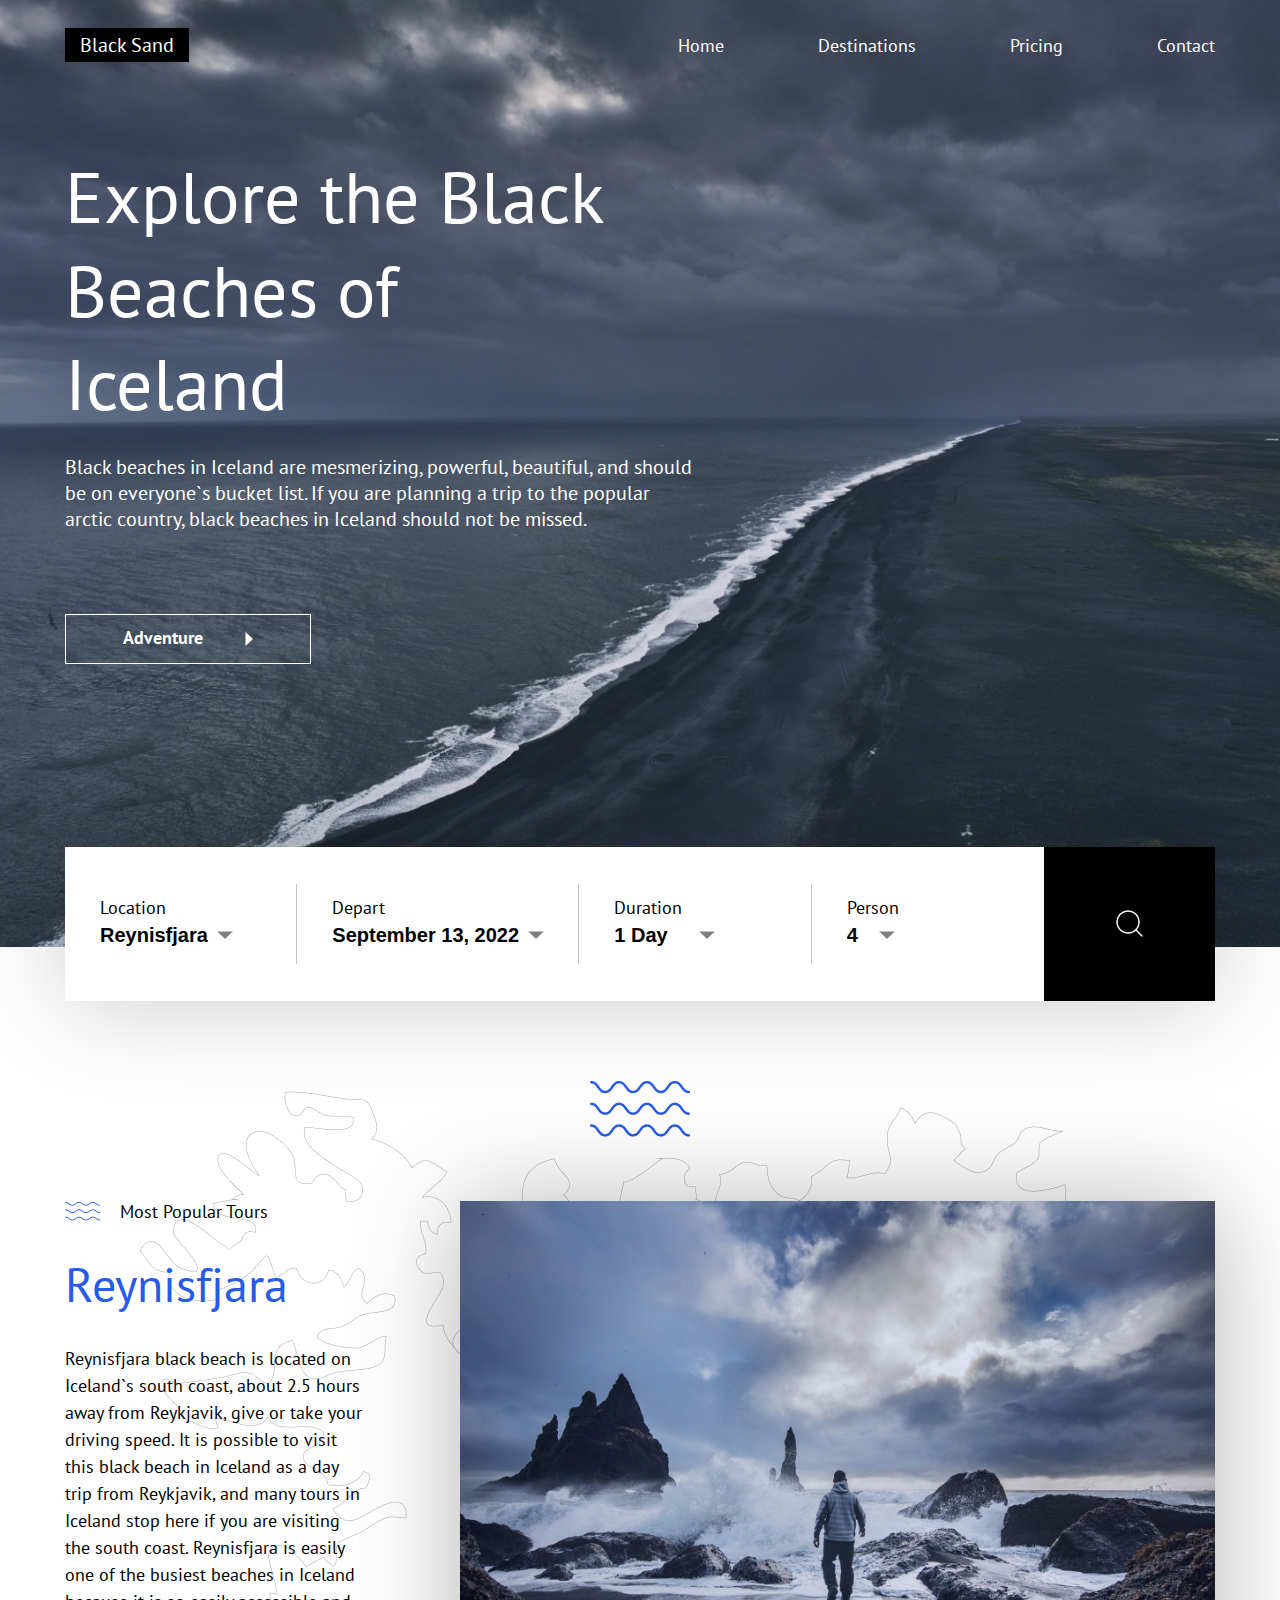
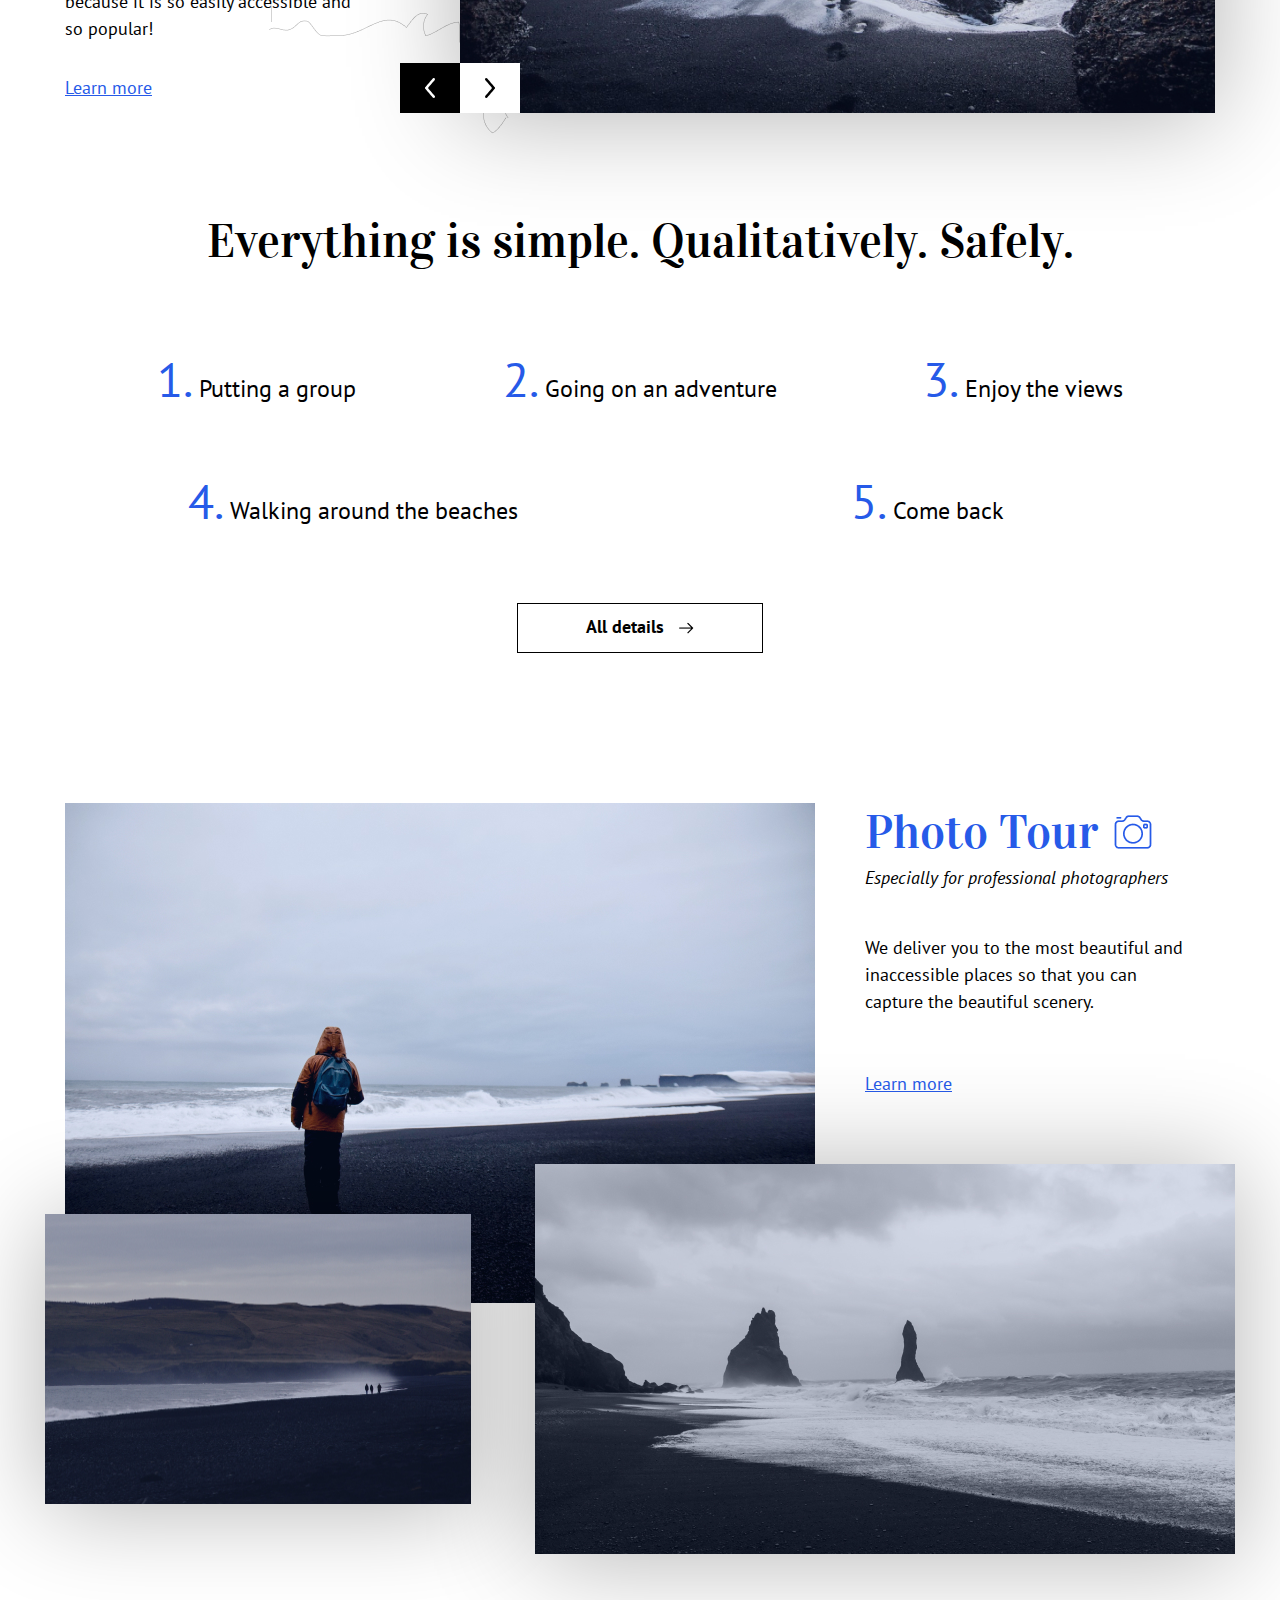
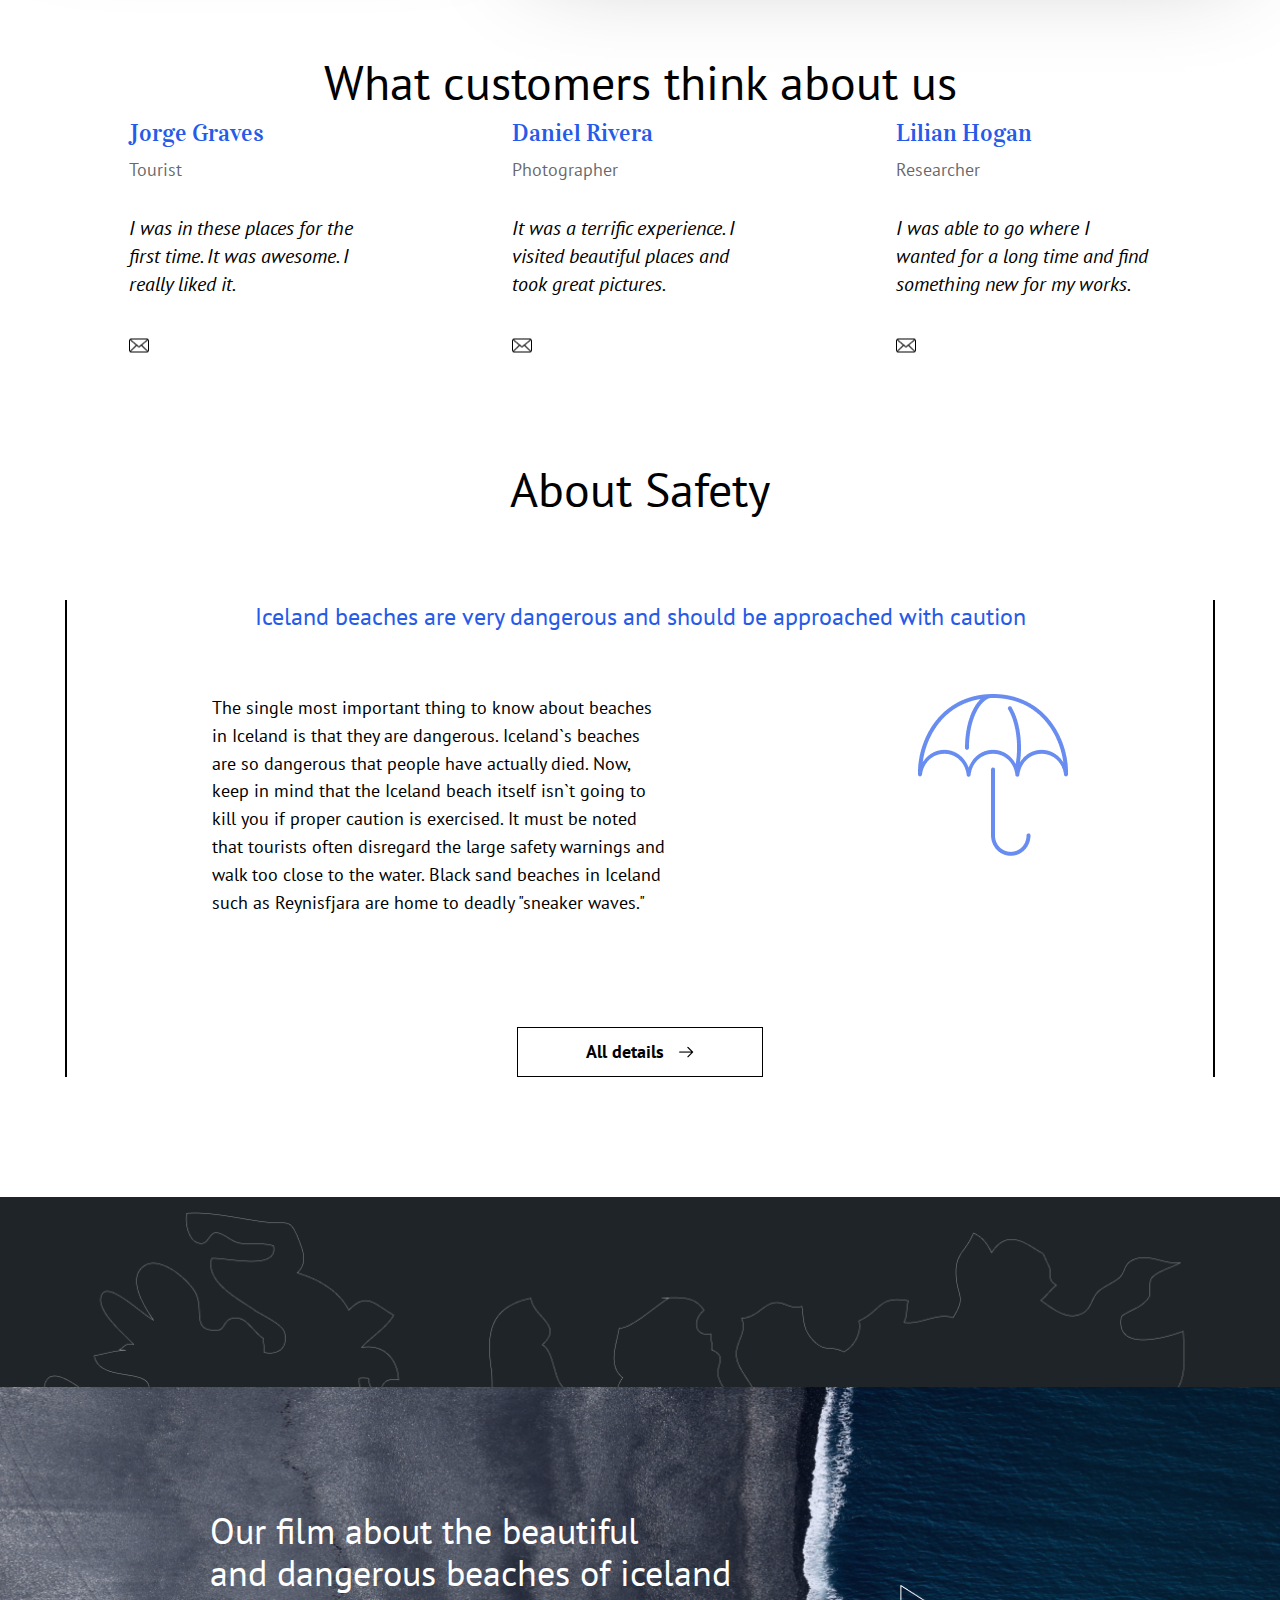
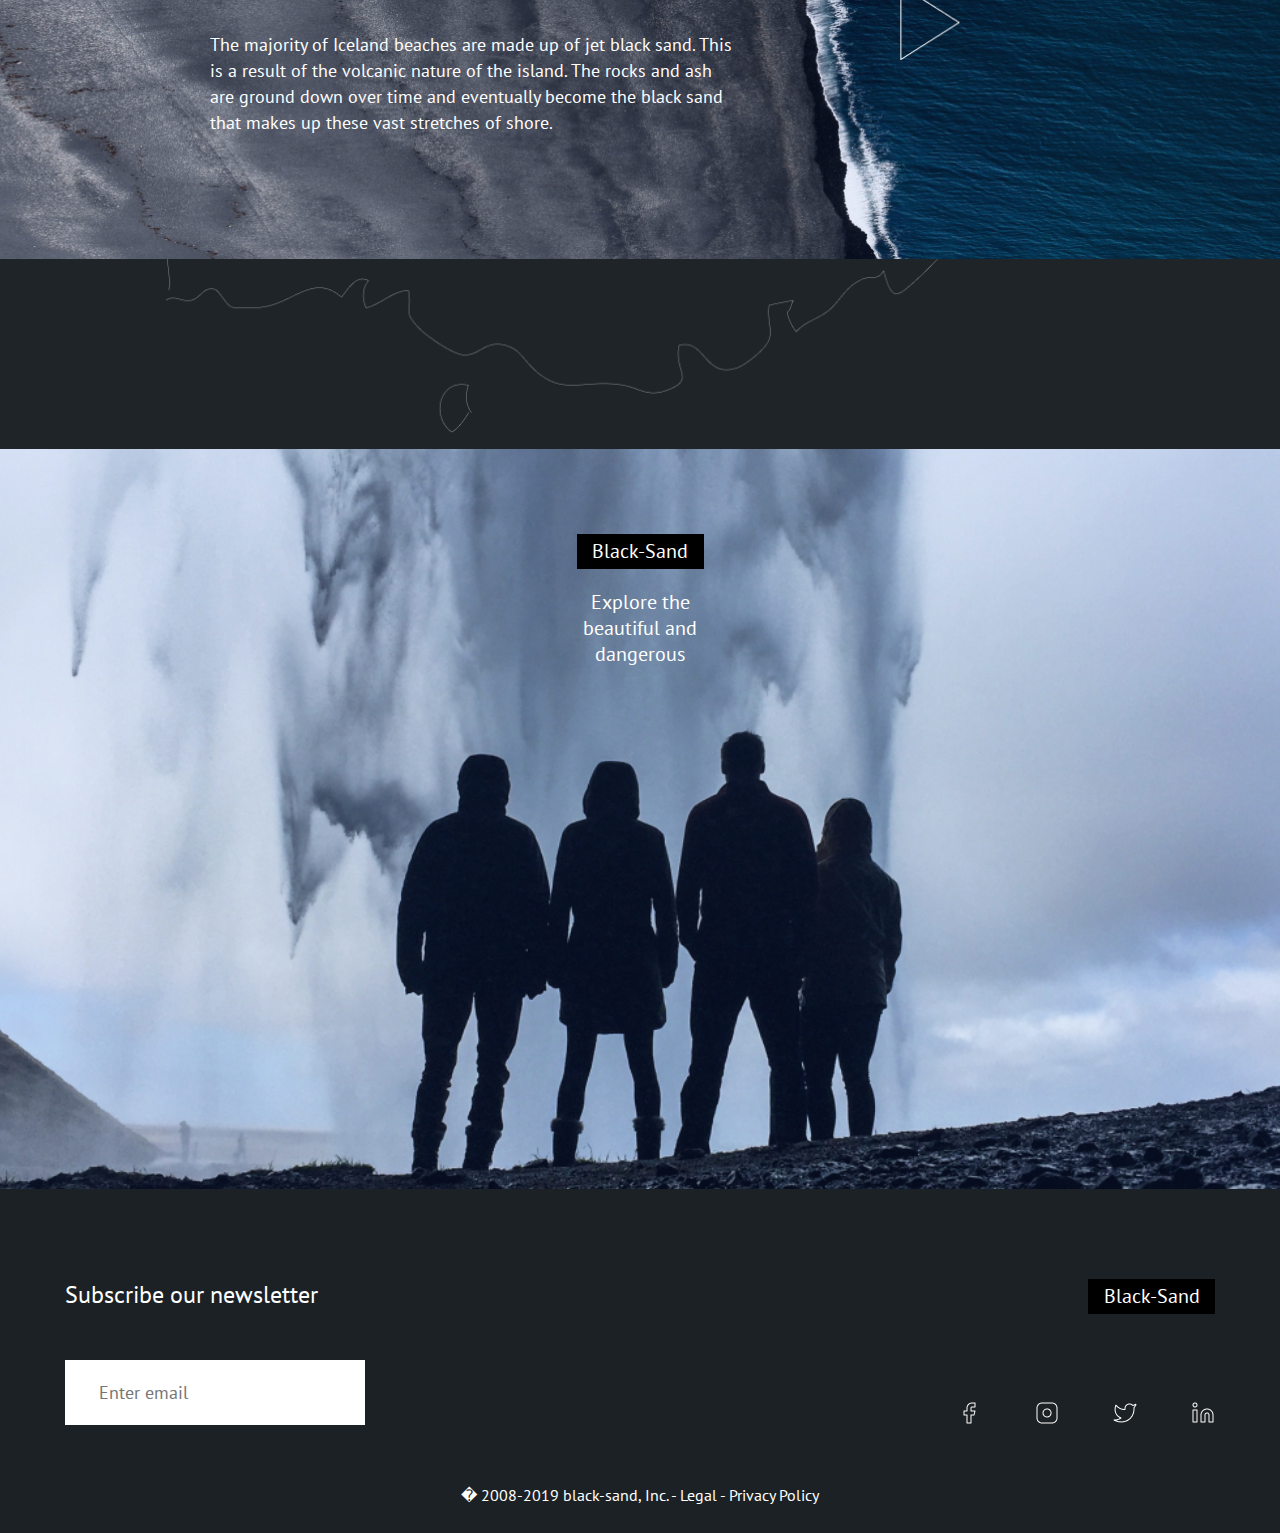
<file: Black Sand/index.html>
<!DOCTYPE html>
<html lang="en">
<head>
    <meta charset="UTF-8">
    <meta http-equiv="X-UA-Compatible" content="IE=edge">
    <meta name="viewport" content="width=device-width, initial-scale=1.0">
    <link rel="stylesheet" href="css/style.css">
    <title>Black Sand</title>
</head>
<body>
    <div class="wraper">
        <header class="header">
            <div class="header__container container">
                <nav class="header__menu menu">
                    <div class="menu__label">Black Sand</div>
                    <div class="header__burger burger" id="burger">
                        <div class="burger__item"></div>
                        <div class="burger__item"></div>
                        <div class="burger__item"></div>
                        <div class="burger__item"></div>
                    </div>
                    <ul class="menu__list">
                        <li class="menu__link"><a href="">Home</a></li>
                        <li class="menu__link"><a href="">Destinations</a></li>
                        <li class="menu__link"><a href="">Pricing</a></li>
                        <li class="menu__link"><a href="">Contact</a></li>
                    </ul>
                </nav>
            </div>
        </header>
        <section class="sand">
            <div class="sand__container container">
                <h1 class="sand__title">Explore the Black Beaches of Iceland</h1>
                <p class="sand__text">Black beaches in Iceland are mesmerizing, powerful, beautiful, and should be on
                    everyone`s bucket list. If you are planning a trip to the popular arctic country, black beaches in
                    Iceland should not be missed.</p>
                <a href="" class="sand__button"><span>adventure</span></a>
            </div>
            <div class="sand__image _ibg">
                <img src="img/sand/bg.jpg" alt="bg.jpg">
            </div>
        </section>
        <section class="search">
            <div class="search__container container">
                <form action="#" name="form" method="post" class="search__form form">
                    <div class="form__items">
                        <div class="form__item">
                            <div class="form__content">
                                <h4 class="form__category">Location</h4>
                                <select name="location" class="form__option">
                                    <option value="location_1">Reynisfjara </option>
                                    <option value="location_2">location_1</option>
                                    <option value="location_3">location_2</option>
                                    <option value="location_4">location_3</option>
                                </select>
                            </div>
                        </div>
                        <div class="form__item">
                            <div class="form__content">
                                <h4 class="form__category">Depart</h4>
                                <select name="Duration" class="form__option">
                                    <option value="location_1">March 8, 2022</option>
                                    <option value="location_3">April 5, 2022</option>
                                    <option value="location_2" selected>September 13, 2022</option>
                                    <option value="location_4">December 16, 2022</option>
                                </select>
                            </div>
                        </div>
                        <div class="form__item">
                            <div class="form__content">
                                <h4 class="form__category">Duration</h4>
                                <select name="Depart" class="form__option">
                                    <option value="location_3" selected>1 Day</option>
                                    <option value="location_1">3 Days</option>
                                    <option value="location_2">7 Days</option>
                                    <option value="location_4">14 Days</option>
                                </select>
                            </div>
                        </div>
                        <div class="form__item">
                            <div class="form__content">
                                <h4 class="form__category">Person</h4>
                                <select name="Person" class="form__option">
                                    <option value="location_3">1</option>
                                    <option value="location_1" selected>4</option>
                                    <option value="location_2">8</option>
                                    <option value="location_4">12</option>
                                </select>
                            </div>
                        </div>
                    </div>
                    <button class="form__button">
                        <img src="img/search/search.png" alt="">
                    </button>
                </form>
            </div>
        </section>
        <section class="tours">
            <div class="tours__container container">
                <div class="tours__content">
                    <div class="tours__title"><span>most popular tours</span></div>
                    <h2 class="tours__tourname">Reynisfjara</h2>
                    <div class="tours__description">Reynisfjara black beach is located on Iceland`s south coast, about
                        2.5 hours away from Reykjavik, give or take your driving speed. It is possible to visit this
                        black beach in Iceland as a day trip from Reykjavik, and many tours in Iceland stop here if you
                        are visiting the south coast. Reynisfjara is easily one of the busiest beaches in Iceland
                        because it is so easily accessible and so popular!</div>
                    <a href="" class="tours__link link">Learn more</a>
                </div>
                <div class="tours__gallery gallery">
                    <div class="gallery__image">
                        <img src="img/tours/photo.jpg" alt="">
                    </div>
                    <div class="gallery__buttons buttons">
                        <div class="buttons__previous">
                            <img src="img/tours/vector-left.png" alt="">
                        </div>
                        <div class="buttons__next">
                            <img src="img/tours/vector-right.png" alt="">
                        </div>
                    </div>
                </div>
            </div>
        </section>
        <section class="steps">
            <div class="steps__container container">
                <h2 class="steps__title title">Everything is simple. Qualitatively. Safely.</h2>
                <div class="steps__body">
                    <div class="steps__item">1. Putting a group</div>
                    <div class="steps__item">2. Going on an adventure</div>
                    <div class="steps__item">3. Enjoy the views</div>
                    <div class="steps__item">4. Walking around the beaches</div>
                    <div class="steps__item">5. Come back</div>
                </div>
                <a href="" class="steps__button button"><span>All details</span></a>
            </div>
        </section>
        <section class="photos">
            <div class="photos__container container">
                <div class="photos__body">
                    <div class="photos__main-photo">
                        <img src="img/photos/main.jpg" alt="main.jpg">
                    </div>
                    <div class="photos__content">
                        <h2 class="photos__title"><span>photo tour</span></h2>
                        <p class="photos__subtitle">Especially for professional photographers</p>
                        <p class="photos__text">We deliver you to the most beautiful and inaccessible places so that
                            you
                            can capture the beautiful scenery.</p>
                        <a href="" class="photos__link link">Learn more</a>
                    </div>
                </div>
                <div class="photos__pictures">
                    <div class="photos__picture-small">
                        <img src="img/photos/small.jpg" alt="">
                    </div>
                    <div class="photos__picture-medium">
                        <img src="img/photos/medium.jpg" alt="">
                    </div>
                </div>
            </div>
        </section>
        <section class="reviews">
            <div class="reviews__container container">
                <h2 class="reviews__title title">What customers think about us</h2>
                <div class="reviews__body">
                    <div class="reviews__column">
                        <div class="reviews__item">
                            <p class="reviews__name">Jorge Graves</p>
                            <p class="reviews__profession">Tourist</p>
                            <p class="reviews__text">I was in these places
                                for the first time. It was awesome. I really liked it.</p>
                        </div>
                    </div>
                    <div class="reviews__column">
                        <div class="reviews__item">
                            <p class="reviews__name">Daniel Rivera</p>
                            <p class="reviews__profession">Photographer</p>
                            <p class="reviews__text">It was a terrific experience.
                                I visited beautiful places and took great pictures.</p>
                        </div>
                    </div>
                    <div class="reviews__column">
                        <div class="reviews__item">
                            <p class="reviews__name">Lilian Hogan</p>
                            <p class="reviews__profession">Researcher</p>
                            <p class="reviews__text">I was able to go where I wanted for a long time and find something
                                new for my works.</p>
                        </div>
                    </div>
                </div>
            </div>
        </section>
        <section class="safety">
            <div class="safety__container container">
                <h2 class="safety__title title">About Safety</h2>
                <div class="safety__body">
                    <div class="safety__subtitle">Iceland beaches are very dangerous and should be approached with
                        caution</div>
                    <div class="safety__content">
                        <div class="safety__description">The single most important thing to know about beaches in
                            Iceland is
                            that they are dangerous. Iceland`s beaches are so dangerous that people have actually died.
                            Now,
                            keep in mind that the Iceland beach itself isn`t going to kill you if proper caution is
                            exercised. It must be noted that tourists often disregard the large safety warnings and walk
                            too
                            close to the water. Black sand beaches in Iceland such as Reynisfjara are home to deadly
                            "sneaker waves."
                        </div>
                        <div class="safety__icon">
                            <img src="img/safety/umbrella.png" alt="">
                        </div>
                    </div>
                    <a href="" class="steps__button button"><span>All details</span></a>
                </div>
            </div>
        </section>
        <section class="film">
            <div class="film__body">
                <div class="film__container container">
                    <div class="film__wraper">
                        <div class="film__content">
                            <h2 class="film__title">Our film about the beautiful<br>
                                and dangerous beaches of iceland</h2>
                            <div class="film__text">The majority of Iceland beaches are made up of jet black sand. This
                                is a
                                result of the volcanic nature of the island. The rocks and ash are ground down over time
                                and
                                eventually become the black sand that makes up these vast stretches of shore.</div>
                        </div>
                        <div class="film__icon">
                            <img src="img/film/icon-play.png" alt="icon-play">
                        </div>
                    </div>
                </div>
            </div>
        </section>
        <div class="banner">
            <div class="banner__container container">
                <div class="banner__logo">Black-Sand</div>
                <p class="banner__text">Explore the beautiful and dangerous</p>
            </div>
        </div>
        <footer class="footer">
            <div class="footer__container container">
                <div class="footer__body">
                    <form action="#" name="form" method="post" class="footer__form">
                        <h4 class="footer__title">Subscribe our newsletter</h4>
                        <input type="email" placeholder="Enter email" class="footer__email">
                    </form>
                    <div class="footer__media">
                        <div class="footer__logo logo">Black-Sand</div>
                        <div class="footer__links">
                            <a href="" class="footer__link">
                                <img src="img/footer/facebook.png" alt="facebook.png">
                            </a>
                            <a href="" class="footer__link">
                                <img src="img/footer/instagram.png" alt="instagram.png">
                            </a>
                            <a href="" class="footer__link">
                                <img src="img/footer/twitter.png" alt="twitter.png">
                            </a>
                            <a href="" class="footer__link">
                                <img src="img/footer/linkedin.png" alt="linkedin.png">
                            </a>
                        </div>
                    </div>
                </div>
                <div class="footer__copyright">� 2008-2019 black-sand, Inc. - Legal - Privacy Policy</div>
            </div>
        </footer>
    </div>
    <script src="js/script.js"></script>
</body>
</html>
</file>
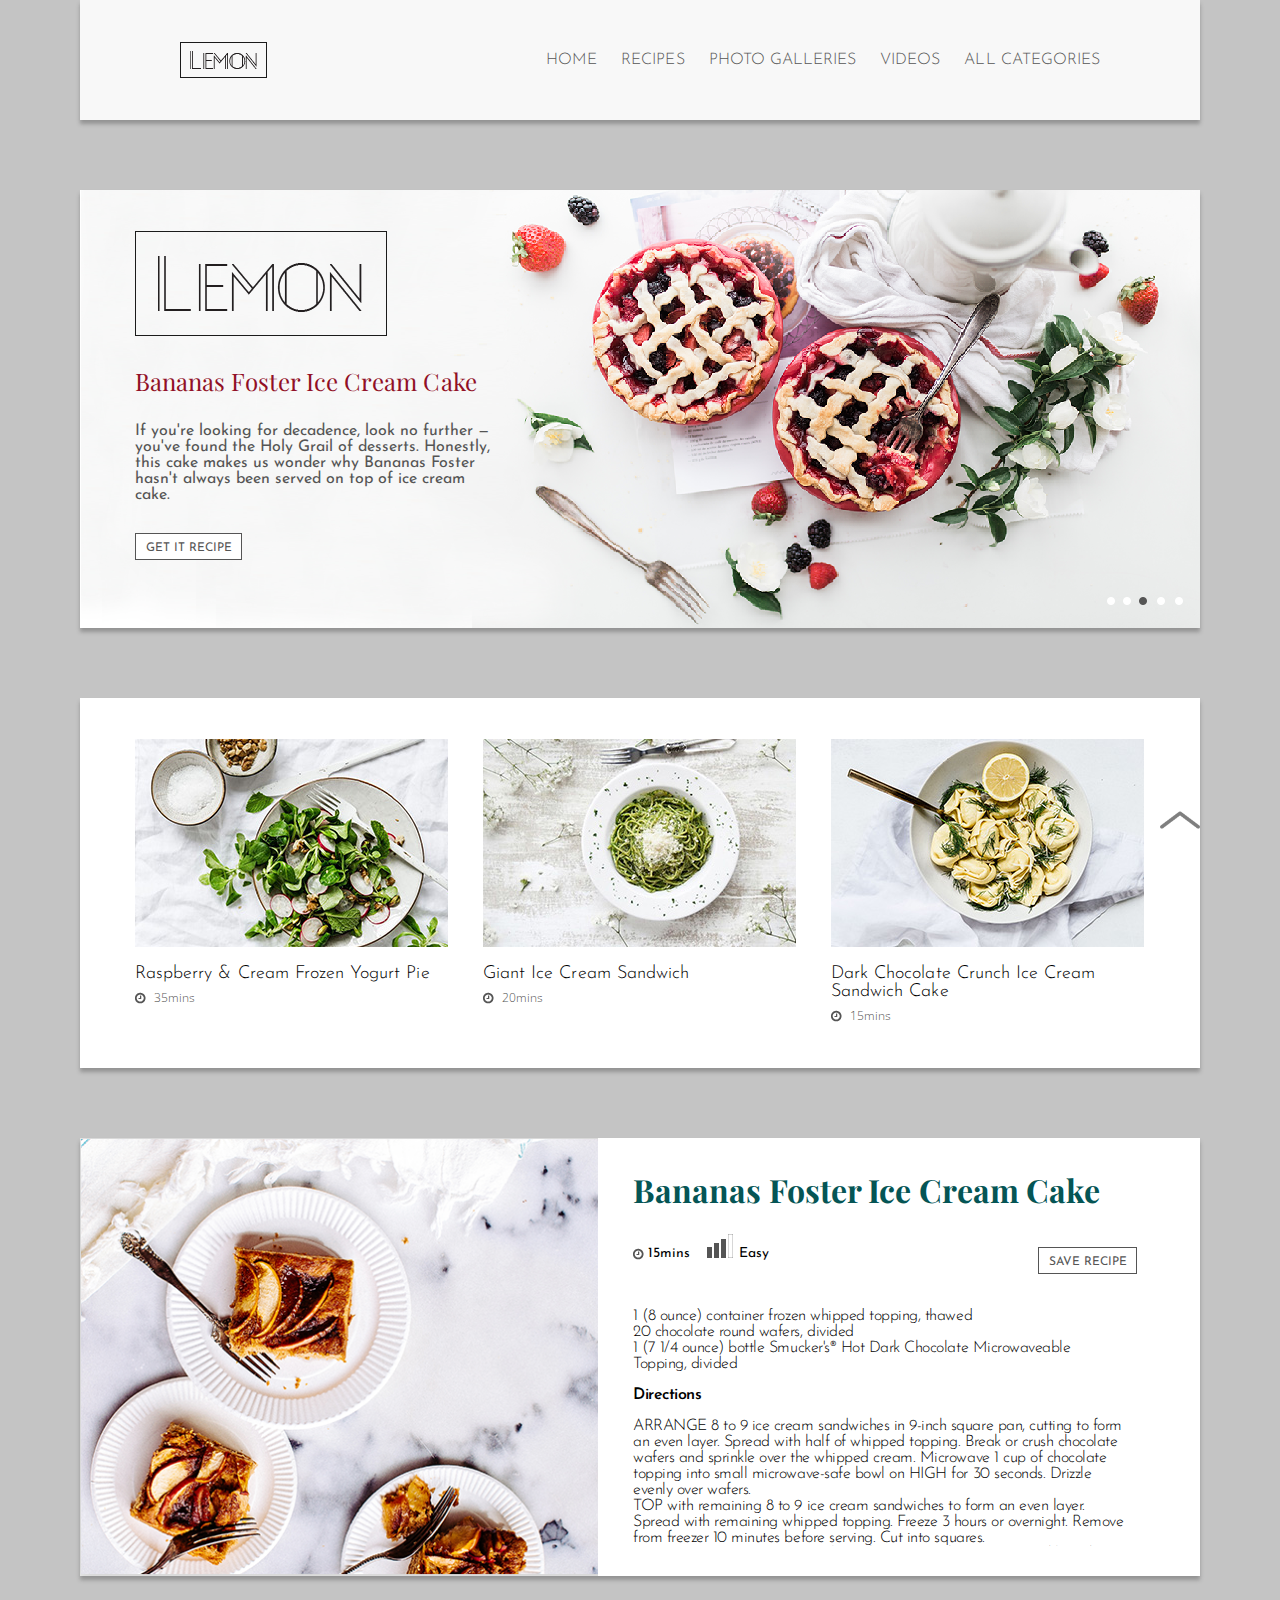
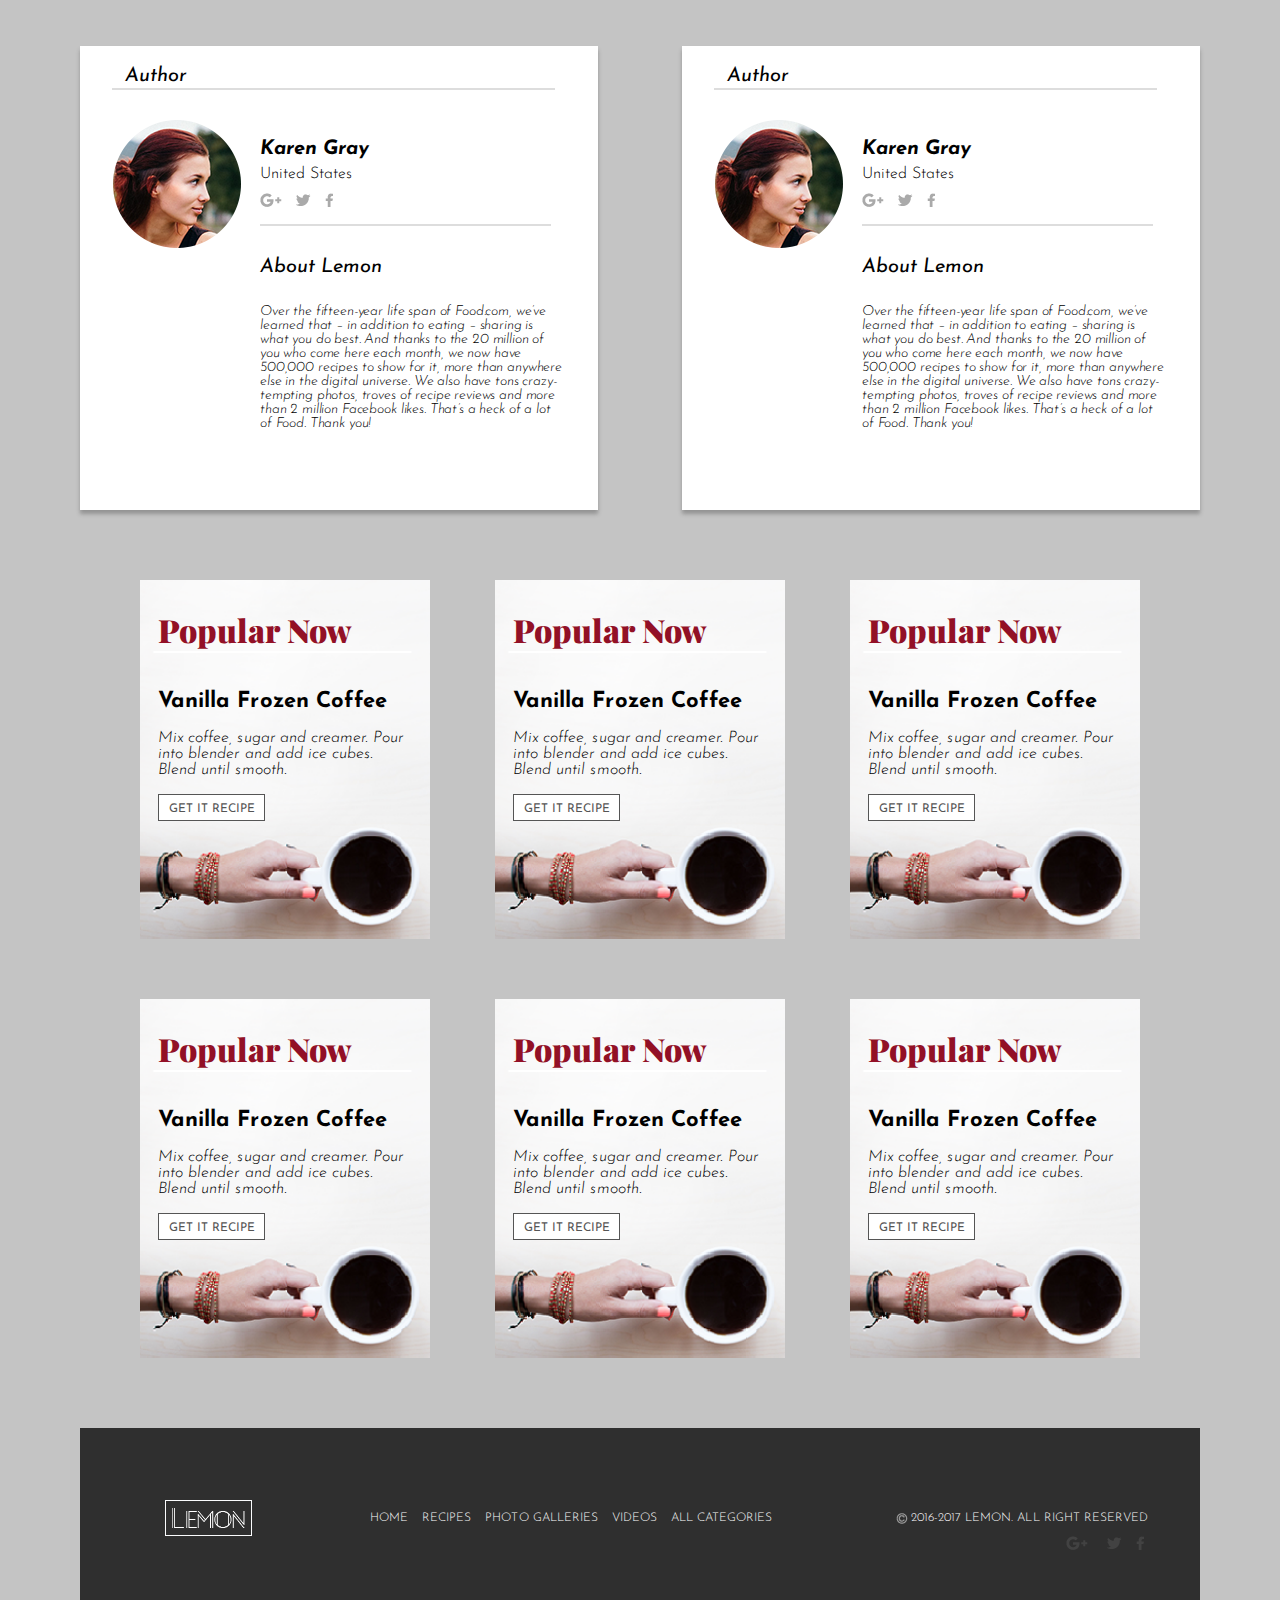
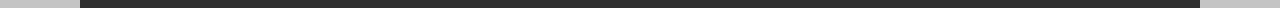
<file: lemon/index.html>
<!DOCTYPE html>
<html lang="en">
<head>
    <meta http-equiv="Content-Type" content="text/html; charset=UTF-8">
    <link rel="preconnect" href="https://fonts.googleapis.com">
    <link rel="preconnect" href="https://fonts.gstatic.com" crossorigin>
    <link
        href="https://fonts.googleapis.com/css2?family=Josefin+Sans:ital,wght@0,300;0,400;0,600;0,700;1,300;1,400&family=Open+Sans:wght@300;400&family=Playfair+Display:wght@400;900&display=swap"
        rel="stylesheet">
    <link rel="stylesheet" href="css/normalize.css">
    <link rel="stylesheet" href="css/style.css">
    <title>Lemon Project</title>
</head>
<body>
    <div class="wrapper">
        <header class="header" id="header">
            <div class="header__logo">
                <a href="#">
                    <img src="./img/header/logo.png" alt="Logo" />
                </a>
            </div>
            <nav class="header__menu">
                <ul class="header__menu-list">
                    <li><a href="">HOME</a></li>
                    <li><a href="">Recipes</a>
                        <ul class="header__menu-recipes">
                            <li><a href="">Dolly's Cake</a></li>
                            <li><a href="">Tea Cake</a></li>
                            <li><a href="">Angel Cake</a></li>
                        </ul>
                    </li>
                    <li><a href="">Photo Galleries</a></li>
                    <li><a href="">Videos</a></li>
                    <li><a href="">All Categories</a></li>
                </ul>
            </nav>
            <div class="clr"></div>
        </header>
        <div class="content__page">
            <div class="page__logo">
                <img src="./img/page/bigLogo.png" alt="Logo" />
            </div>
            <div class="page__content">
                <h2 class="page__title">Bananas Foster Ice Cream Cake</h2>
                <p class="page__article">
                    If you're looking for decadence, look no further — you've found the Holy Grail of desserts.
                    Honestly,
                    this cake makes us wonder why Bananas Foster hasn't always been served on top of ice cream cake.
                </p>
            </div>
            <a href="" class="page__button get-button">GET IT RECIPE</a>
        </div>
        <div class="content__recipes">
            <div class="recipes__block">
                <div class="recipes__image">
                    <img src="./img/recipes/recipe1.jpg" alt="Recipe" />
                </div>
                <h3 class="recipes__title">Raspberry & Cream Frozen Yogurt Pie</h3>
                <div class="recipes__time-block">
                    <img src="./img/recipes/clock-icon.png" alt="Clock Icon" />
                    <span>35mins</span>
                </div>
            </div>
            <div class="recipes__block">
                <div class="recipes__image">
                    <img src="./img/recipes/recipe2.jpg" alt="Recipe" />
                </div>
                <h3 class="recipes__title">Giant Ice Cream Sandwich</h3>
                <div class="recipes__time-block">
                    <img src="./img/recipes/clock-icon.png" alt="Clock Icon" />
                    <span>20mins</span>
                </div>
            </div>
            <div class="recipes__block">
                <div class="recipes__image">
                    <img src="./img/recipes/recipe3.jpg" alt="Recipe" />
                </div>
                <h3 class="recipes__title">Dark Chocolate Crunch Ice Cream Sandwich Cake</h3>
                <div class="recipes__time-block">
                    <img src="./img/recipes/clock-icon.png" alt="Clock Icon" />
                    <span>15mins</span>
                </div>
            </div>
            <div class="clr"></div>
        </div>
        <div class="content__recipe">
            <div class="recipe__image">
                <img src="./img/recipe-photo.png" alt="Recipe-photo" />
            </div>
            <div class="recipe__block">
                <h2 class="recipe__title">Bananas Foster Ice Cream Cake</h2>
                <div class="recipe__info">
                    <div class="recipe__complication">
                        <span>15mins</span>
                        <span>Easy</span>
                    </div>
                    <div class="recipe__save">
                        <a href="" class="get-button">SAVE RECIPE</a>
                    </div>
                    <div class="clr"></div>
                </div>
                <div class="recipe__description">
                    <p class="recipe__text">
                        1 (8 ounce) container frozen whipped topping, thawed<br />
                        20 chocolate round wafers, divided<br />
                        1 (7 1/4 ounce) bottle Smucker's® Hot Dark Chocolate Microwaveable<br />
                        Topping, divided
                    </p>
                    <h3 class="recipe__direction">Directions</h3>
                    <p class="recipe__text">
                        ARRANGE 8 to 9 ice cream sandwiches in 9-inch square pan, cutting to
                        form an even layer. Spread with half of whipped topping. Break or crush
                        chocolate wafers and sprinkle over the whipped cream. Microwave 1 cup of
                        chocolate topping into small microwave-safe bowl on HIGH for 30 seconds.
                        Drizzle evenly over wafers.
                    </p>
                    <p class="recipe__text">
                        TOP with remaining 8 to 9 ice cream sandwiches to form an even layer.
                        Spread with remaining whipped topping. Freeze 3 hours or overnight. Remove
                        from freezer 10 minutes before serving. Cut into squares.
                    </p>
                    <p class="recipe__text">
                        HEAT remaining
                        topping. Drizzle each serving with topping. Sprinkle with decorator sprinkles.
                        Nutritional information (amount per servings): Total Calories: 640. Sodium
                        440mg. Fat: 32g. Carbohydrates: 82g. Cholesterol: 40mg. Protein: 11g. Fiber: 1g.
                    </p>
                </div>
            </div>
            <div class="clr"></div>
        </div>
        <div class="content__author">
            <div class="author__block">
                <h4 class="author__title title">Author</h4>
                <div class="author__image">
                    <img src="./img/author.png" alt="Author-image" />
                </div>
                <div class="author__info">
                    <h3 class="author__name title">Karen Gray</h3>
                    <p class="author__location">United States </p>
                    <div class="author__links">
                        <a href="#" class="author__link">
                            <img src="./img/google-icon.png" alt="google-icon" />
                        </a>
                        <a href="#" class="author__link">
                            <img src="./img/twitter-icon.png" alt="twitter-icon" />
                        </a>
                        <a href="#" class="author__link">
                            <img src="./img/fb-icon.png" alt="fb-icon" />
                        </a>
                    </div>
                    <h4 class="author__about title">About Lemon</h4>
                    <p class="author__text">
                        Over the fifteen-year life span of Food.com, we’ve
                        learned that – in addition to eating – sharing is
                        what you do best. And thanks to the 20 million of
                        you who come here each month, we now have
                        500,000 recipes to show for it, more than anywhere
                        else in the digital universe. We also have tons
                        crazy-tempting photos, troves of recipe reviews and
                        more than 2 million Facebook likes. That’s a heck of
                        a lot of Food. Thank you!
                    </p>
                </div>
            </div>
            <div class="author__block">
                <h4 class="author__title title">Author</h4>
                <div class="author__image">
                    <img src="./img/author.png" alt="Author-image" />
                </div>
                <div class="author__info">
                    <h3 class="author__name title">Karen Gray</h3>
                    <p class="author__location">United States </p>
                    <div class="author__links">
                        <a href="#" class="author__link">
                            <img src="./img/google-icon.png" alt="google-icon" />
                        </a>
                        <a href="#" class="author__link">
                            <img src="./img/twitter-icon.png" alt="twitter-icon" />
                        </a>
                        <a href="#" class="author__link">
                            <img src="./img/fb-icon.png" alt="fb-icon" />
                        </a>
                    </div>
                    <h4 class="author__about title">About Lemon</h4>
                    <p class="author__text">
                        Over the fifteen-year life span of Food.com, we’ve
                        learned that – in addition to eating – sharing is
                        what you do best. And thanks to the 20 million of
                        you who come here each month, we now have
                        500,000 recipes to show for it, more than anywhere
                        else in the digital universe. We also have tons
                        crazy-tempting photos, troves of recipe reviews and
                        more than 2 million Facebook likes. That’s a heck of
                        a lot of Food. Thank you!
                    </p>
                </div>
            </div>
            <div class="clr"></div>
        </div>
        <div class="content__coffee">
            <div class="coffee__block">
                <h2 class="coffee__title">Popular Now</h2>
                <h3 class="coffee__subtitle">Vanilla Frozen Coffee</h3>
                <p class="coffee__description">
                    Mix coffee, sugar and creamer.
                    Pour into blender and add ice cubes.
                    Blend until smooth.
                </p>
                <a href="" class="get-button">GET IT RECIPE</a>
            </div>
            <div class="coffee__block">
                <h2 class="coffee__title">Popular Now</h2>
                <h3 class="coffee__subtitle">Vanilla Frozen Coffee</h3>
                <p class="coffee__description">
                    Mix coffee, sugar and creamer.
                    Pour into blender and add ice cubes.
                    Blend until smooth.
                </p>
                <a href="" class="get-button">GET IT RECIPE</a>
            </div>
            <div class="coffee__block">
                <h2 class="coffee__title">Popular Now</h2>
                <h3 class="coffee__subtitle">Vanilla Frozen Coffee</h3>
                <p class="coffee__description">
                    Mix coffee, sugar and creamer.
                    Pour into blender and add ice cubes.
                    Blend until smooth.
                </p>
                <a href="" class="get-button">GET IT RECIPE</a>
            </div>
            <div class="coffee__block">
                <h2 class="coffee__title">Popular Now</h2>
                <h3 class="coffee__subtitle">Vanilla Frozen Coffee</h3>
                <p class="coffee__description">
                    Mix coffee, sugar and creamer.
                    Pour into blender and add ice cubes.
                    Blend until smooth.
                </p>
                <a href="" class="get-button">GET IT RECIPE</a>
            </div>
            <div class="coffee__block">
                <h2 class="coffee__title">Popular Now</h2>
                <h3 class="coffee__subtitle">Vanilla Frozen Coffee</h3>
                <p class="coffee__description">
                    Mix coffee, sugar and creamer.
                    Pour into blender and add ice cubes.
                    Blend until smooth.
                </p>
                <a href="" class="get-button">GET IT RECIPE</a>
            </div>
            <div class="coffee__block">
                <h2 class="coffee__title">Popular Now</h2>
                <h3 class="coffee__subtitle">Vanilla Frozen Coffee</h3>
                <p class="coffee__description">
                    Mix coffee, sugar and creamer.
                    Pour into blender and add ice cubes.
                    Blend until smooth.
                </p>
                <a href="" class="get-button">GET IT RECIPE</a>
            </div>
            <div class="clr"></div>
        </div>
        <footer class="footer">
            <div class="footer__logo">
                <a href="#">
                    <img src="./img/logo-white.png" alt="logo" />
                </a>
            </div>
            <div class="footer__menu footer-item">
                <ul class="footer__menu-list">
                    <li class="footer__menu-item"><a href="">home</a></li>
                    <li class="footer__menu-item"><a href="">recipes</a></li>
                    <li class="footer__menu-item"><a href="">photo galleries</a></li>
                    <li class="footer__menu-item"><a href="">videos</a></li>
                    <li class="footer__menu-item"><a href="">all categories</a></li>
                </ul>
            </div>
            <div class="footer__info footer-item">
                <p class="footer__info-text">2016-2017 LEMON. All right reserved</p>
                <div class="footer__info-link">
                    <a href="#" class="footer__info-item">
                        <img src="./img/google-icon.png" alt="google-icon" />
                    </a>
                    <a href="#" class="footer__info-item">
                        <img src="./img/twitter-icon.png" alt="twitter-icon" />
                    </a>
                    <a href="#" class="footer__info-item">
                        <img src="./img/fb-icon.png" alt="fb-icon" />
                    </a>
                </div>
            </div>
            <div class="clr"></div>
        </footer>
        <a href="#header" class="arrow"></a>
    </div>
    <script></script>
</body>
</html>
</file>
<file: Black Sand/css/style.css>
@import url('https://fonts.googleapis.com/css2?family=PT+Sans:ital,wght@400;700&display=swap');

@import url('https://fonts.googleapis.com/css2?family=Vidaloka&display=swap');


/* ---��������� ���������------------------------------------------ */

* {
  padding: 0;
  margin: 0;
  border: 0;
}

*, *:before, *:after {
  -webkit-box-sizing: border-box;
  box-sizing: border-box;
}

:focus, :active {
  outline: none;
}

a:focus, a:active {
  outline: none;
}

nav, footer, header, aside {
  display: block;
}

html, body {
  height: 100%;
  width: 100%;
  font-size: 100%;
  line-height: 1;
  /* font-size: 14px; */
  -ms-text-size-adjust: 100%;
  -moz-text-size-adjust: 100%;
  -webkit-text-size-adjust: 100%;
  font-family: "PT Sans";
  font-weight: regular;
}

input, button, textarea {
  font-family: inherit;
}

input::-ms-clear {
  display: none;
}

button {
  cursor: pointer;
}

button::-moz-focus-inner {
  padding: 0;
  border: 0;
}

a, a:visited {
  text-decoration: none;
}

a:hover {
  text-decoration: none;
}

a {
  color: inherit;
}

ul li {
  list-style: none;
}

img {
  vertical-align: top;
}

h1, h2, h3, h4, h5, h6 {
  font-size: inherit;
  font-weight: 400;
}

/* === ����������� ������ ========================================= */

/* ---BURGER------------------------------------------------------- */
.burger {
    display: inline-block;
    margin: 0px 0px 0px 0px;
  }
  
  .burger__item {
    position: relative;
    right: 0;
    margin-bottom: 4px;
    width: 42px;
    height: 4px;
    background-color: black;
    z-index: 5;
  }
  
  @media (min-width: 776px) {
    .burger__item {
      display: none;
    }
  }
  
  .x-mark {
    -webkit-transform: translate(0, 13px) rotate(45deg);
            transform: translate(0, 13px) rotate(45deg);
    -webkit-transition: 0.3s;
    transition: 0.3s;
  }
  
  .x-mark2 {
    -webkit-transition: 0.3s;
    transition: 0.3s;
    -webkit-transform: translate(0, 6px) rotate(-45deg);
            transform: translate(0, 6px) rotate(-45deg);
  }
  
  .menu__list-burger {
    position: absolute;
    right: 0;
    top: 80px;
    display: -webkit-box;
    display: -ms-flexbox;
    display: flex;
    -webkit-box-orient: vertical;
    -webkit-box-direction: normal;
        -ms-flex-direction: column;
            flex-direction: column;
    -webkit-box-align: end;
        -ms-flex-align: end;
            align-items: flex-end;
    font-size: 22px;
    line-height: calc(44 / 22 * 100%);
    letter-spacing: 0.1em;
    color: black;
    margin: 20px 20px 0 0;
  }
  
  .menu__list-burger > {
    margin: 0px 0px 0px 0px;
  }

/* ---------------------------------------------------------------- */

body {
    margin: 0;
}

.wraper {
    min-height: 100vh;
    overflow: hidden;
    box-sizing: border-box;
}

.container {
    max-width: 1150px;
    margin: 0 auto;
    padding: 0px 15px;
    box-sizing: content-box;
}

._ibg {
    position: relative;
 
}
._ibg img {
    position: absolute;
    top: 0;
    left: 0;
    width: 100%;
    height: 100%;
    object-fit: cover;
}

.title {
    font-size: 48px;
    line-height: 120.8%;
    text-align: center;
    color: #000000;
}

.logo {
    font-size: 20px;
    line-height: 26px;
    display: flex;
    justify-content: center;
    align-items: center;
   /*  width: 100%;
    max-width: 127px; */
    width: 127px;
    min-height: 35px;
    background: #000;
    margin-bottom: 20px;
}

.link {
    font-size: 18px;
    line-height: 150%;
    text-decoration-line: underline;
    color: #265AE8;
}

/* =============================================================== */

/* ---HEADER------------------------------------------------------ */
.burger {
    display: inline-block;
    margin: 0px 0px 0px 0px;
  }
  
  .burger__item {
    position: relative;
    right: 0;
    margin-bottom: 4px;
    width: 42px;
    height: 4px;
    background-color: black;
    z-index: 5;
  }
  
  @media (min-width: 776px) {
    .burger__item {
      display: none;
    }
  }
  
  .x-mark {
    -webkit-transform: translate(0, 13px) rotate(45deg);
            transform: translate(0, 13px) rotate(45deg);
    -webkit-transition: 0.3s;
    transition: 0.3s;
  }
  
  .x-mark2 {
    -webkit-transition: 0.3s;
    transition: 0.3s;
    -webkit-transform: translate(0, 6px) rotate(-45deg);
            transform: translate(0, 6px) rotate(-45deg);
  }
  
  .menu__list-burger {
    position: absolute;
    right: 0;
    top: 80px;
    display: -webkit-box;
    display: -ms-flexbox;
    display: flex;
    -webkit-box-orient: vertical;
    -webkit-box-direction: normal;
        -ms-flex-direction: column;
            flex-direction: column;
    -webkit-box-align: end;
        -ms-flex-align: end;
            align-items: flex-end;
    font-size: 22px;
    line-height: calc(44 / 22 * 100%);
    letter-spacing: 0.1em;
    color: black;
    margin: 20px 20px 0 0;
  }
  
  .menu__list-burger > {
    margin: 0px 0px 0px 0px;
  }
  
  .wraper {
    min-height: 100vh;
    overflow: hidden;
  }
  
  .container {
    max-width: 1150px;
    margin: 0px auto;
    -webkit-box-sizing: content-box;
            box-sizing: content-box;
    padding: 0 15px;
  }
  
  ._ibg {
    position: absolute;
  }
  
  ._ibg img {
    position: absolute;
    width: 100%;
    height: 100%;
    top: 0;
    left: 0;
    -o-object-fit: cover;
       object-fit: cover;
  }
  
  /* ------------------------------------------------ */
  .header {
    position: absolute;
    z-index: 2;
    width: 100%;
  }
  
  .header__menu {
    min-height: 90px;
    display: -webkit-box;
    display: -ms-flexbox;
    display: flex;
   /*  -webkit-box-pack: justify;
        -ms-flex-pack: justify; */
            justify-content: space-between;
  /*   -webkit-box-align: center;
        -ms-flex-align: center; */
            align-items: center;
    color: #ffffff;
  }
  
  .menu__label {
    min-height: 34px;
    min-width: 124px;
    font-size: 1.25rem;
    line-height: 1.3em;
    display: -webkit-box;
    display: -ms-flexbox;
    display: flex;
    /* -webkit-box-pack: center;
        -ms-flex-pack: center; */
            justify-content: center;
    /* -webkit-box-align: center;
        -ms-flex-align: center; */
            align-items: center;
    background-color: #000000;
    margin: 0px 50px 0px 0px;
  }
  
  .menu__list {
    /* display: -webkit-box;
    display: -ms-flexbox; */
    display: flex;
  /*   -webkit-box-align: center;
        -ms-flex-align: center; */
            align-items: center;
  }
  
  @media (max-width: 778px) {
    .menu__list {
      display: none;
    }
  }
  
  .menu__link {
    font-size: 1.125rem;
    line-height: 1.277em;
  }
  
  @media (min-width: 768px) {
    .menu__link:not(:last-child) {
      margin: 0px 60px 0px 0px;
    }
  }
  
  @media (min-width: 992px) {
    .menu__link:not(:last-child) {
      margin: 0px 94px 0px 0px;
    }
  }
  
  .menu__link a {
    display: inline-block;
  }
  
  .burger {
    display: inline-block;
    margin: 0px 0px 0px 0px;
  }
  
  .burger__item {
    position: relative;
    right: 0;
    margin-bottom: 4px;
    width: 42px;
    height: 4px;
    background-color: black;
    z-index: 5;
  }
  
  @media (min-width: 776px) {
    .burger__item {
      display: none;
    }
  }
  
  .x-mark {
   /*  -webkit-transform: translate(0, 13px) rotate(45deg); */
            transform: translate(0, 13px) rotate(45deg);
    /* -webkit-transition: 0.3s; */
    transition: 0.3s;
  }
  
  .x-mark2 {
    /* -webkit-transition: 0.3s; */
    transition: 0.3s;
    /* -webkit-transform: translate(0, 6px) rotate(-45deg); */
            transform: translate(0, 6px) rotate(-45deg);
  }
  
  .menu__list-burger {
    position: absolute;
    right: 0;
    top: 80px;
    display: -webkit-box;
    display: -ms-flexbox;
    display: flex;
    /* -webkit-box-orient: vertical;
    -webkit-box-direction: normal;
        -ms-flex-direction: column; */
            flex-direction: column;
    /* -webkit-box-align: end;
        -ms-flex-align: end; */
            align-items: flex-end;
    font-size: 22px;
    line-height: calc(44 / 22 * 100%);
    letter-spacing: 0.1em;
    color: black;
    margin: 20px 20px 0 0;
  }
  
  .menu__list-burger > {
    margin: 0px 0px 0px 0px;
  }

/* ---SAND-------------------------------------------------------- */

.sand {
    padding: 150px 0px 283px 0px;
    position: relative;
}

.sand__container {
    position: relative;
    z-index: 5;
    color: #fff;
}
.sand__title {
    font-size: 72px;
    line-height: 130%;
    max-width: 560px;
    margin-bottom: 23px;
}

.sand__text {
    font-size: 20px;
    line-height: 130%;
    margin-bottom: 82px;
    max-width: 635px;
}

.sand__image {
    position: absolute;
    z-index: 0;
    width: 100%;
    height: 100%;
    top: 0;
    left: 0;
}

.sand__button {
    display: flex;
    align-items: center;
    justify-content: center;
    max-width: 246px;
    min-height: 50px;
    color: inherit;
    font-weight: bold;
    font-size: 18px;
    line-height: 127.7%;
    text-transform: capitalize;
    text-decoration: none;
    border: 1px solid #FFFFFF;
}

.sand__button span{
    background: url("../img/sand/arrow.svg") right no-repeat;
    padding-right: 50px;
}

@media (max-width: 992px) {
    .sand {
        padding: 150px 0 200px 0;
    }
}
@media (max-width: 480px) {
    .sand__title {
        font-size: 45px;
    }
}

/* ---SEARCH---------------------------------------------------- */

.search {
    font-family: "PT Sans";
    position: relative;
    margin: -100px 0 0 0;
    z-index: 2;
    max-height: 200px;
   /*  transform: translate(0, -50%); */
}

.form {
    display: flex;
    flex-direction: row;
    background: #FFFFFF;
    box-shadow: 0px 4px 100px rgba(0, 0, 0, 0.2);
}

.form__items {
    flex: 1 1 auto;
    display: flex;
    justify-content: center;
    align-items: center;
}

.form__item {
    flex: 0 1 25%;
}

.form__content {
    padding: 50px 35px;
    display: flex;
    flex-direction: column;
    justify-content: space-between;
    align-items: baseline;
    min-height: 86px;
    position: relative;
}

.form__item:not(:last-child) > .form__content::before {
    content: "";
    position: absolute;
    right: 0;
    top: 50%;
    height: 80px;
    width: 1px;
    transform: translate(0, -50%);
    background-color: #C4C4C4;
}

.form__category {
    font-size: 18px;
    line-height: 127.7%;
    text-transform: capitalize;
    color: #000000;
    margin: 0;
}

.form__option {
    font-weight: 700;
    font-size: 20px;
    line-height: 155%;
    text-transform: capitalize;
    color: #000000;
    background: url("../img/search/triangle.png") right no-repeat;
    padding-right: 25px;

    border: none;
    user-select: none;
    appearance: none;
}

.form__option > option {
    font-weight: normal;
}

.form__button {
    flex: 0 1 82px;
    background-color: #000;
    border: none;
}

.form__button:hover {
    cursor: pointer;
}

@media (max-width: 992px) {
    .search {
        max-height: none;
    }
    .form {
        flex-direction: column;
    }
    .form__items {
        flex-wrap: wrap;
    }
    .form__item:nth-child(2n)  > .form__content::before {
        content: "";
        display: none;
    }
    .form__item {
        flex: 0 1 50%;
    }
    .form__content {
        padding: 20px 15px;
    }
}

@media (max-width: 570px) {
    .form__item {
        flex: 0 1 100%;
        display: flex;
        justify-content: center;
    }
    .form__category {
        align-self: center;
    }
    .form__content {
        min-height: auto;
        display: flex;
        align-items: center;
        align-items: baseline;
    }
    .form__item > .form__content::before {
        display: none;
    }
    .form__item > .form__content::after {
        content: "";
        position: absolute;
        bottom: 0;
        left: 50%;
        width: 255px;
        height: 1px;
        transform: translate(-50%, 0);
        background-color: #C4C4C4;
    }
}

/* ---TOURS------------------------------------------------------ */

.tours {
    padding: 200px 0 50px 0;
    position: relative;
    background: url("../img/tours/bg.png") center 90px no-repeat;  
}

.tours::before {
    content: "";
    position: absolute;
    top: 80px;
    left: 50%;
    width: 100px;
    height: 56px;
    transform: translate(-50%, 0);
    background: url("../img/tours/waves.png") 0 0 no-repeat;
}

.tours__container {
    display: flex;
    gap: 73px;
    /* position: relative; */
}

/* .tours__container::before {
    content: "";
    position: absolute;
    top: -104px;
    left: -100px;
    width: 84.745%;
    padding-top: 51.694%;
    background: url("../img/tours/bg.png") 0 0 no-repeat;
} */

.tours__content {
    flex: 0 1 365px;
}
.tours__content > *:not(:last-child) {
    margin-bottom: 32px;
}

.tours__title{
    font-size: 18px;
    line-height: 127.7%;  
    text-transform: capitalize;
    /* margin-bottom: 37px; */
    color: #000000;
}
.tours__title span {
    background: url("../img/tours/waves-small.png") left no-repeat;
    padding-left: 55px;
}

.tours__tourname {
    font-size: 48px;
    line-height: 120.8%;
    text-transform: capitalize;
    color: #265AE8;
    margin: 0 0 0 0;
}

.tours__description {
    font-size: 18px;
    line-height: 150%;
    color: #000000;
    max-height: 300px;
    overflow: auto;
    padding-right: 20px;
}

.tours__gallery {
    flex: 1 1 auto;
    position: relative;
}

.gallery__image {
    position: relative;
    box-shadow: 0px 4px 100px rgb(0 0 0 / 30%);
}

.gallery__image img {
   /*  position: absolute;
    top: 0;
    left: 0; */
    width: 100%;
    object-fit: cover;
}

/* .tours__link {
    font-size: 18px;
    line-height: 150%;
    text-decoration-line: underline;
    color: #265AE8;
} */

.gallery__buttons {
    width: 100%;
    max-width: 120px;
    min-height: 50px;
    display: flex;
    position: absolute;
    bottom: 0;
    left: 0;
    transform: translate(-50%, 0);
}

.buttons__previous {
    flex: 0 0 50%;
    display: flex;
    justify-content: center;
    align-items: center;
    background-color: #000;
}

.buttons__next {
    flex: 0 0 50%;
    display: flex;
    justify-content: center;
    align-items: center;
    background-color: #fff;
}

@media (max-width: 1070px) {
    .tours__container {
        flex-direction: column;
        gap: 15px;
    }
    .gallery {
        display: flex;
        flex-direction: column;
        row-gap: 15px;
    }
    .gallery__buttons {
        position: static;
        border: 1px solid black;
        align-self: center;
        transform: none;
    }
}
@media (max-width: 992px) {
    .tours {
        padding: 180px 0 50px 0;
    }
}

@media (max-width: 570px) {
    .tours {
        /* padding: 100px 0px; */
        padding: 100px 0 50px 0;
        background: url("../img/tours/bg.png") center 180px no-repeat;  
    }
    .tours::before {
        display: none;
    }
    .tours__tourname {
        text-align: center;
    }
   .tours__title {
       text-align: center;
       margin: 0 0 15px 0;
   }
}

/* @media (max-width: 480px) {
    .tours {
        padding: 100px 0 50px 0;
    }
} */

/* ---STEPS---------------------------------------------------- */

.steps {
    padding: 50px 0;
    font-family: Vidaloka;
}

.steps__container {
    display: flex;
    flex-direction: column;
    align-items: center;
}

.steps__title {
    /* font-size: 48px;
    line-height: 120.8%;
    text-align: center;
    color: #000000; */
    margin-bottom: 80px;
}

.steps__body {
    display: flex;
    justify-content: space-between;
    flex-wrap: wrap;
    row-gap: 62px;
    margin-bottom: 70px;
}

.steps__item{
    flex: 1 0 33.333%;
    min-height: 60px;
    text-align: center;
    font-family: "PT Sans";
    font-size: 24px;
    line-height: 130%;
}

.steps__item::first-letter {
    font-size: 48px;
    line-height: 120.8%;
    color: #265AE8;
}

.steps__button, button {
    display: inline-block;
    font-family: "PT Sans";
    font-weight: 700;
    font-size: 18px;
    line-height: 127.7%;
    color: #000000;
    display: flex;
    justify-content: center;
    align-items: center;
    min-height: 50px;
    padding: 0 68px;
    /* max-width: 250px; */
    text-decoration: none;
    border: 1px solid #000000;
}

.steps__button span {
    padding-right: 30px;
    background: url("../img/steps/arrow.png") right no-repeat;
}

@media (max-width: 767px) {
    .steps__item {
        flex: 1 0 50%;
        text-align: left;
    }
    .steps__body {
        row-gap: 40px;
    }   
}

@media (max-width: 500px) {
    .steps__title {
        margin-bottom: 50px;
        font-size: 38px;
    }
    .steps__body {
        row-gap: 15px;
        margin-bottom: 50px;
    }
    .steps__item {
        flex: 1 0 100%;
        /* text-align: left; */
    }
}

/* ---PHOTOS------------------------------------------- */

.photos {
    padding: 100px 0 50px 0;
    font-family: "PT Sans";
}
.photos__container {
    display: flex;
    flex-direction: column;
}
.photos__body {
    display: flex;
    justify-content: space-between;
    column-gap: 50px;
}
.photos__main-photo {
    flex: 0 1 750px;
}

.photos__main-photo img{
    max-width: 100%;
}
.photos__content {
    flex: 0 1 350px;
}
.photos__title {
    font-family: Vidaloka;
    color: #265AE8;
    font-size: 48px;
    text-transform: capitalize;
    line-height: 58px;
    margin: 0px 0px 5px 0;
}
.photos__title span {
    background: url("../img/photos/camera.png") right no-repeat;
    padding-right: 55px;
}
.photos__subtitle {
    font-style: italic;
    font-size: 18px;
    line-height: 23px;
    margin-bottom: 45px;
    color: #000000;
}
.photos__text {
    font-size: 18px;
    line-height: 27px;
    margin-bottom: 55px;
    color: #000000;
    max-height: 130px;
    overflow: auto;
    padding-right: 20px;
}

.photos__pictures {
    margin: -140px -20px 0 -20px;
    display: flex;
    justify-content: space-between;
    column-gap: 40px;
}

.photos__picture-small {
    flex: 0 1 426px;
    align-self: center;
    min-width: 400px;
    height: 290px;
    box-shadow: 0px 4px 100px rgb(0 0 0 / 30%);
}
.photos__picture-small img {
    max-width: 100%;
    height: 100%;
}

.photos__picture-medium {
    flex: 0 1 700px;
    min-width: 650px;
    box-shadow: 0px 4px 100px rgb(0 0 0 / 30%);
}
.photos__picture-medium img {
    max-width: 100%;
    height: 100%;
}

@media (max-width: 1200px) {
    .photos {
        padding: 100px 0;
    }
    .photos__pictures {
        display: none;
    }
}

@media (max-width: 992px) {
    .photos {
        padding: 80px 0;
    }
    .photos__body {
        flex-direction: column-reverse;
    }
    .photos__content {
        flex: 0 1 auto;
    }
    .photos__body {
        row-gap: 15px;
    }
    .photos__subtitle {
        margin: 18px 0px;
    }
    .photos__text {
        margin: 18px 0px;
    }
    .photos__main-photo {
        flex: 0 1 auto;
    }
    .photos__main-photo img {
        width: 100%;
    }
}

@media (max-width: 570px) {
    .photos {
        padding: 30px 0;
    }
    .photos__title {
        text-align: center;
        font-size: 46px;
    }
    .photos__subtitle{
        text-align: center;
    }
}

/* ---REVIEWS------------------------------------------------- */

.reviews {
    padding: 50px 0;
}

.reviews__body {
   /*  display: flex;
    flex-wrap: wrap; */
    display: grid;
    grid-template-columns: repeat(auto-fit, minmax(290px, 1fr));
    row-gap: 30px;
}

.reviews__column {
   /*  flex: 0 1 33.333%; */
    display: flex;
    justify-content: center;
}

.reviews__item {
    padding: 10px;
    width: 275px;
    height: 250px;
    position: relative;
}

.reviews__item::before {
    content: "";
    position: absolute;
    bottom: 0;
    left: 0;
    width: 20px;
    height: 15px;
    background: url("../img/reviews/letter.png") 0 0 no-repeat;
    transform: translate(50%, -50%);
}

.reviews__name {
    font-family: Vidaloka;
    font-size: 24px;
    line-height: 108%;
    margin-bottom: 13px;
    color: #265AE8;
}

.reviews__profession {
    font-family: "PT Sans";
    font-size: 18px;
    line-height: 116.6%;
    text-transform: capitalize;
    margin-bottom: 33px;
    color: rgba(0, 0, 0, 0.6);
}

.reviews__text {
    font-family: "PT Sans";
    font-style: italic;
    font-size: 20px;
    line-height: 140%;
}

@media (max-width: 992px) {
    .reviews {
        padding: 30px 0;
    }
}

/* ---SAFETY----------------------------------------- */

.safety {
    padding: 50px 0 120px 0;
}

.safety__title {
    margin-bottom: 81px;
}

.safety__body {
    display: flex;
    flex-direction: column;
    align-items: center;
    padding: 0 145px;
    border-left: 2px solid #000;
    border-right: 2px solid #000;
    /* background: url("../img/safety/umbrella.png") right center no-repeat; */
}

.safety__subtitle {
    font-family: "PT Sans";
    font-size: 24px;
    line-height: 141.6%;
    text-align: center;
    color: #265AE8;
    margin-bottom: 60px;
}
.safety__content {
    width: 100%;
    display: flex;
    justify-content: space-between;
    column-gap: 50px;
    margin-bottom: 110px;
}

.safety__description {
    font-family: "PT Sans";
    font-size: 18px;
    line-height: 155.5%;
    /* max-width: 475px; */
    flex: 0 1 475px;
    /* max-height: 313px; */
    max-height: 335px;
    overflow: auto;
    padding-right: 20px;
}

.safety__button {
    font-family: "PT Sans";
    font-weight: 700;
    font-size: 18px;
    line-height: 127.7%;
    color: #000000;
    display: flex;
    justify-content: center;
    align-items: center;
    min-height: 50px;
    padding: 0 68px;
    /* max-width: 250px; */
    text-decoration: none;
    border: 1px solid #000000;
}

@media (max-width: 992px) {
    .safety {
        padding: 30px 0px;
    }
    .safety__body {
        padding: 0 70px;
    }
}
@media (max-width: 767px) {
    .safety__title {
        margin-bottom: 50px;
    }
    .safety__content {
        row-gap: 20px;
        flex-direction: column;
        margin-bottom: 20px;
    }
    .safety__description {
        flex: 0 1 auto;
        margin-bottom: 0px;
    }
    .safety__icon {
        text-align: center;
    }
}

@media (max-width: 480px) {
    .safety__body {
        padding: 0 20px;
    }
}

/* ---FILM------------------------------------------------------ */

.film {
    padding: 190px 0;
   /*  background-color: #1F2428; */
    font-family: "PT Sans";
    color: #fff;
    background: #1F2428 url("../img/film/bg2.png") center / contain no-repeat;
}
.film__body {
    padding: 123px 0;
    background: url("../img/film/bg.jpg") center / cover no-repeat;
}

.film__wraper {
    display: flex;
    column-gap: 160px;
    padding: 0 145px;
}
.film__content {
    flex: 0 1 530px;
}
.film__title {
    font-size: 36px;
    line-height: 42px;
    color: #FFFFFF;
    margin-bottom: 38px;
}
.film__text {
    font-size: 18px;
    line-height: 26px;
}

.film__icon {
    align-self: center;
    width: 60px;
    height: 75px;
}

.film__icon img{
    width: 100%;
    max-height: 100%;
}

@media (max-width: 1200px) {
    .film {
        padding: 120px 0px;
    }
}

@media (max-width: 992px) {
    .film__body {
        padding: 50px 0;
    }
    .film__wraper {
        padding: 0 100px;
        column-gap: 30px;
    }
}

@media (max-width: 767px) {
    .film__title {
        font-size: 30px;
        max-width: 300px;
        max-width: 370px;
    }
    .film__text {
        display: none;
    }
    .film__wraper {
        padding: 0 70px;
        column-gap: 20px;
    }
}
@media (max-width: 480px) {
    .film {
        padding: 50px 0px;
    }
    .film__content {
        display: none;
    }
    .film__wraper {
        justify-content: center;
    }
}

/* ---BANNER---------------------------------------------------- */

.banner {
    padding: 85px 0px;
    font-family: "PT Sans";
    color:#fff;
    background: url("../img/banner/bg.jpg") center / cover no-repeat;
}

.banner__container {
    display: flex;
    flex-direction: column;
    align-items: center;
    min-height: 570px;
}

.banner__logo {
    font-size: 20px;
    line-height: 26px;
    display: flex;
    justify-content: center;
    align-items: center;
    width: 100%;
    max-width: 127px;
    min-height: 35px;
    background: #000;
    margin-bottom: 20px;
}

.banner__text {
    font-size: 20px;
    line-height: 26px;  
    max-width: 180px;
    text-align: center;
}
@media (max-width: 992px) {
    .banner__container {
        min-height: 400px;
    }
}
@media (max-width: 768px) {
    .banner__container {
        min-height: 300px;
    }
}
@media (max-width: 480px) {
    .banner {
        padding: 50px 0;
    }
    .banner__container {
        min-height: 200px;
    }
}

/* ---FOOTER----------------------------------------------------- */

.footer {
    color: #fff;
    background: #1C2125;
    padding: 90px 0 30px 0;
    font-family: "PT Sans";
}
.footer__body {
    display: flex;
    justify-content: space-between;
    margin-bottom: 62px;
}
.footer__form {
    flex: 0 1 300px;
    display: flex;
    flex-direction: column;
}
.footer__title {
    font-size: 24px;
    line-height: 31px;
    margin: 0px 0px 50px 0;
}
.footer__email {
    padding: 21px 34px;
    font-size: 18px;
    line-height: 23px;
    color: #555555;
}
.footer__media {
    display: flex;
    flex-direction: column;
    justify-content: space-between;
    align-items: flex-end;
}

.footer__link {
    display: inline-block;
    width: 24px;
    height: 24px;
}
.footer__link img {
    width: 100%;
}
.footer__link:not(:last-child) {
    margin-right: 50px;
}
.footer__copyright {
    text-align: center;
}

@media (max-width: 768px) {
    .footer__body {
        flex-direction: column;
    }
    .footer__form {
        flex-basis: auto;
        margin-bottom: 30px;
    }
    /* .footer__link:not(:last-child) {
        margin-right: 30px;
    } */
    .footer__media {
        align-items: center;
    }
}

@media (max-width: 480px) {
    .footer {
        padding-top: 60px;
    }
    .footer__title {
        margin-bottom: 30px;
    }
}
</file>
<file: lemon/css/style.css>
body {
    background-color: #c4c4c4;
    font-family: "Josefin Sans", sans-serif;
}
.wrapper {
    width: 1120px;
    margin: 0 auto;
}
.wrapper > div, .wrapper > header {
    margin-bottom: 70px;
}
.header {
    background-color: #f8f8f8;
    box-shadow: 0 4px 4px rgba(0, 0, 0, 0.25);
    padding: 42px 100px;
}
.header__logo {
    float: left;
}
.header__menu {
    float: right;
}
.header__menu li {
    display: inline-block;
    margin-left: 20px;
}
.header__menu a {
    font: 300 normal 16px/36px "Josefin Sans", sans-serif;
    text-align: right;
    letter-spacing: 0.0025em;
    text-transform: uppercase;
    color: #555555;
}
.header__menu a:hover {
    text-decoration: underline;
}
.header__menu-list > li {
    position: relative;
}
.header__menu-recipes {
    position: absolute;
    width: 150px;
    display: none;
    left: -20px;
    background-color: #f8f8f8;
    box-shadow: 0 4px 4px rgba(0, 0, 0, 0.25);
}
.header__menu-list > li:hover .header__menu-recipes {
    display: block;
}

.content__page {
    background: url("../img/page/hero-page.png") right top no-repeat #f8f8f8;
    min-height: 438px;
    padding: 50px 0 45px 77px;
}
.page__content {
    width: 360px;
    padding: 29px 0 30px 0;
}
.page__title {
    font: normal 24px/32px "Playfair Display", serif;
    letter-spacing: 0.0025em;
    color: #911026;
    margin-bottom: 26px;
}
.page__article {
    font: 16px/16px "Josefin Sans", sans-serif;
    color: #555555;
}
.get-button {
    display: inline-block;
    padding: 8px 9px 5px 10px;
    background-color: #ffffff;
    border: 1px solid #555555;
    font-size: 12px;
    line-height: 12px;
    letter-spacing: 0.0025em;
    color: #555555;
}

/* Content Recipes*/
.content__recipes, .content__recipe, .content__page, .author__block {
    background-color: #ffffff;
    box-shadow: 0 4px 4px rgba(0, 0, 0, 0.25);
    padding: 41px 55px 44px 55px;
}
.content__recipes > .recipes__block {
    width: 313px;
    margin-right: 35px;
    float: left;
}
.content__recipes > div:nth-child(3) {
    margin-right: 0;
}
.recipes__image {
    margin-bottom: 18px;
}
.recipes__title {
    font-weight: 300;
    font-size: 18px;
    line-height: 18px;
    letter-spacing: 0.0025em;
    color: #000000;
    margin-bottom: 7px;
}
.recipes__time-block img {
    margin: 2px 4px 0 0;
}
.recipes__time-block span {
    font: 300 12px/16px "Open Sans", sans-serif;
    letter-spacing: 0.0025em;
    color: #555555;
}

.content__recipe {
    padding: 0;
    height: 438px;
    overflow: hidden;
}
.recipe__image {
    float: left;
    width: 518px;
}
.recipe__image img {
    top: 0;
    left: 0;
    width: 100%;
}
.recipe__block {
    float: right;
    width: 602px;
    padding: 30px 35px 30px 35px;
    overflow: hidden;
}
.recipe__title {
    font: bold 32px/43px "Playfair Display", serif;
    letter-spacing: 0.0025em;
    color: #055555;
}
.recipe__info {
    margin-bottom: 34px;
}
.recipe__complication {
    display: inline-block;
    padding-top: 36px;
}
.recipe__complication span:first-of-type {
    background: url("../img/recipes/clock-icon.png") center left no-repeat;
    padding: 12px 5px 12px 15px;
}
.recipe__complication span:last-of-type {
    background: url("../img/progress-icon.png") top left no-repeat;
    padding: 12px 40px;
}
.recipe__save {
    float: right;
    padding: 36px 28px 0 0;
}
.recipe__text, .recipe__direction {
    font-weight: 300;
    font-size: 16px;
    line-height: 16px;
    letter-spacing: -0.03em;
    color: #000000;
    width: 497px;
}
.recipe__direction {
    font-weight: 600;
    margin: 15px 0;
}
.recipe__description {
    overflow-y: scroll;
    height: 238px;
}
.recipe__description::-webkit-scrollbar {
    width: 2px;
    background-color: #dddddd;
}
.recipe__description::-webkit-scrollbar-thumb {
    border-radius: 10px;
    background-color: #555555;
}

.author__block {
    width: 518px;
    float: left;
    padding: 20px 36px 79px 32px;
}
.author__block:nth-child(2) {
    float: right;
}
.author__title {
    position: relative;
    margin-bottom: 33px;
    padding-left: 13px;
}
.title {
    font-style: italic;
    font-size: 20px;
    line-height: 20px;
    letter-spacing: 0.0025em;
    color: #000000;
}
.author__title::after {
    content: "";
    position: absolute;
    width: 443px;
    height: 2px;
    left: 0;
    top: 22px;
    background: #dddddd;
}
.author__image {
    float: left;
}
.author__info {
    float: right;
    width: 302px;
    margin-top: 20px;
}
.author__name {
    margin-bottom: 7px;
    font-weight: bold;
}
.author__location {
    margin-bottom: 11px;
    font-weight: 300;
    font-size: 16px;
    line-height: 16px;
    letter-spacing: 0.0025em;
    color: #000000;
}
.author__links {
    position: relative;
    margin-bottom: 49px;
}
.author__links::after {
    content: "";
    position: absolute;
    width: 291px;
    height: 2px;
    left: 0;
    top: 31px;
    background: #dddddd;
}
.author__link {
    display: inline-block;
}
.author__link:nth-child(2) {
    margin-right: 5px;
}
.author__about {
    margin-bottom: 28px;
}
.author__text {
    font-style: italic;
    font-weight: 300;
    font-size: 14px;
    line-height: 14px;
    letter-spacing: -0.01em;
    color: #000000;
}

.wrapper > .content__coffee {
    width: 1000px;
    margin: 0 auto 10px auto;
}
.coffee__block {
    width: 290px;
    background: url("../img/side-bar-fon.png") center bottom/cover no-repeat;
    padding: 28px 22px 118px 18px;
    margin: 0 65px 60px 0;
    float: left;
}
.coffee__block:nth-child(3n) {
    margin-right: 0;
}
.coffee__title {
    font: 900 normal 32px/43px "Playfair Display", serif;
    letter-spacing: 0.0025em;
    color: #921026;
    margin-bottom: 40px;
}
.coffee__subtitle {
    font-weight: bold;
    font-size: 22px;
    line-height: 22px;
    letter-spacing: 0.0025em;
    color: #000000;
    margin-bottom: 17px;
}
.coffee__description {
    font-style: italic;
    font-weight: 300;
    font-size: 16px;
    line-height: 16px;
    letter-spacing: 0.0025em;
    color: #000000;
    margin-bottom: 16px;
}

.footer {
    background: #2f2f2f;
    padding: 54px 52px 54px 85px;
}
.footer__logo {
    float: left;
    margin-right: 118px;
}
.footer__logo a {
    display: inline-block;
    padding: 18px 0;
}
.footer__menu {
    float: left;
    line-height: 72px;
}
.footer__menu-item {
    display: inline-block;
}
.footer__info {
    float: right;
    padding-top: 30px;
}
.footer__info-link {
    float: right;
}
.footer__menu-item {
    margin-right: 10px;
}
.footer-item {
    font-weight: 300;
    font-size: 12px;
    letter-spacing: 0.0025em;
    text-transform: uppercase;
    color: #fefefe;
}
.footer__menu-item a {
    color: #fefefe;
}
.footer__info-text {
    background: url("../img/copyring.png") center left no-repeat;
    padding-left: 15px;
    margin-bottom: 12px;
}
.footer__info-item {
    display: inline-block;
    margin-left: 5px;
}

.arrow {
    display: block;
    width: 40px;
    height: 40px;
    background: url("../img/arrow.png") center/cover no-repeat;
    position: fixed;
    right: 80px;
    bottom: 60px;
    opacity: 0.5;
}

.clr {
    clear: both;
}
</file>
